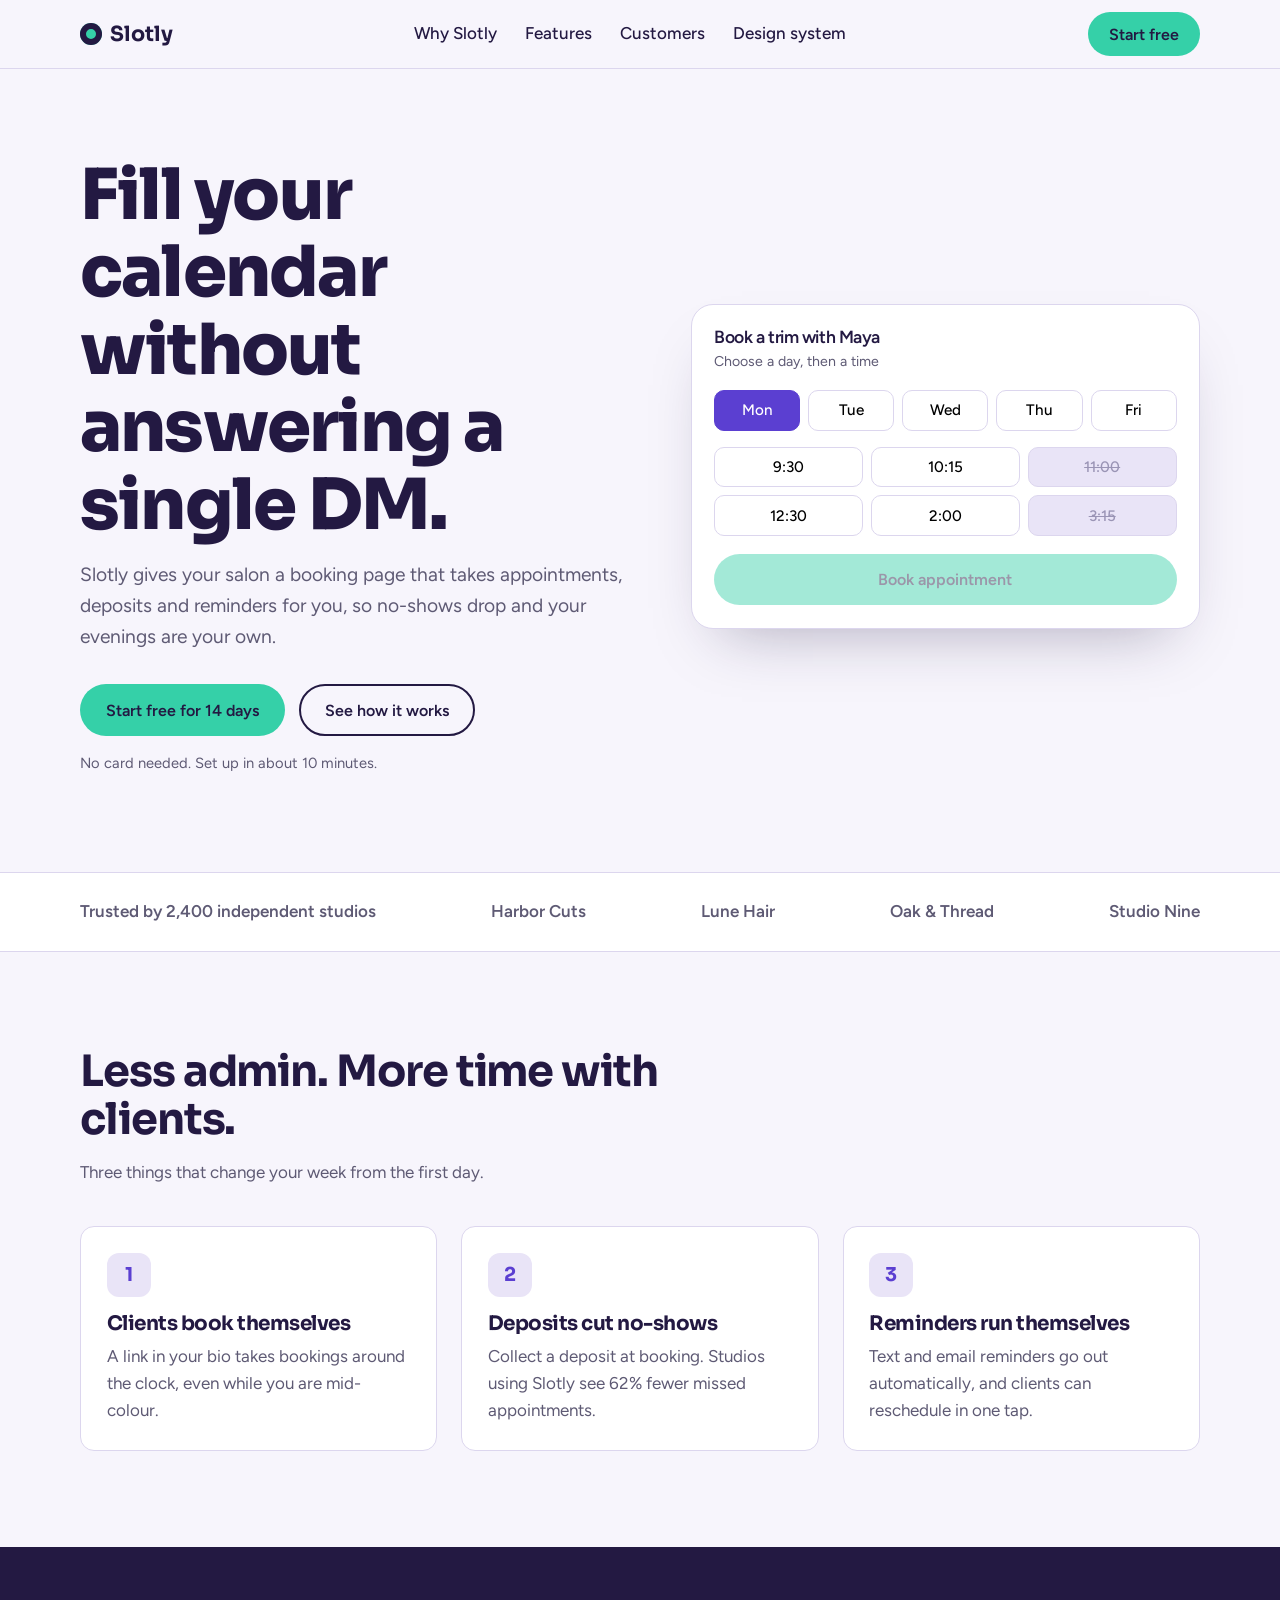
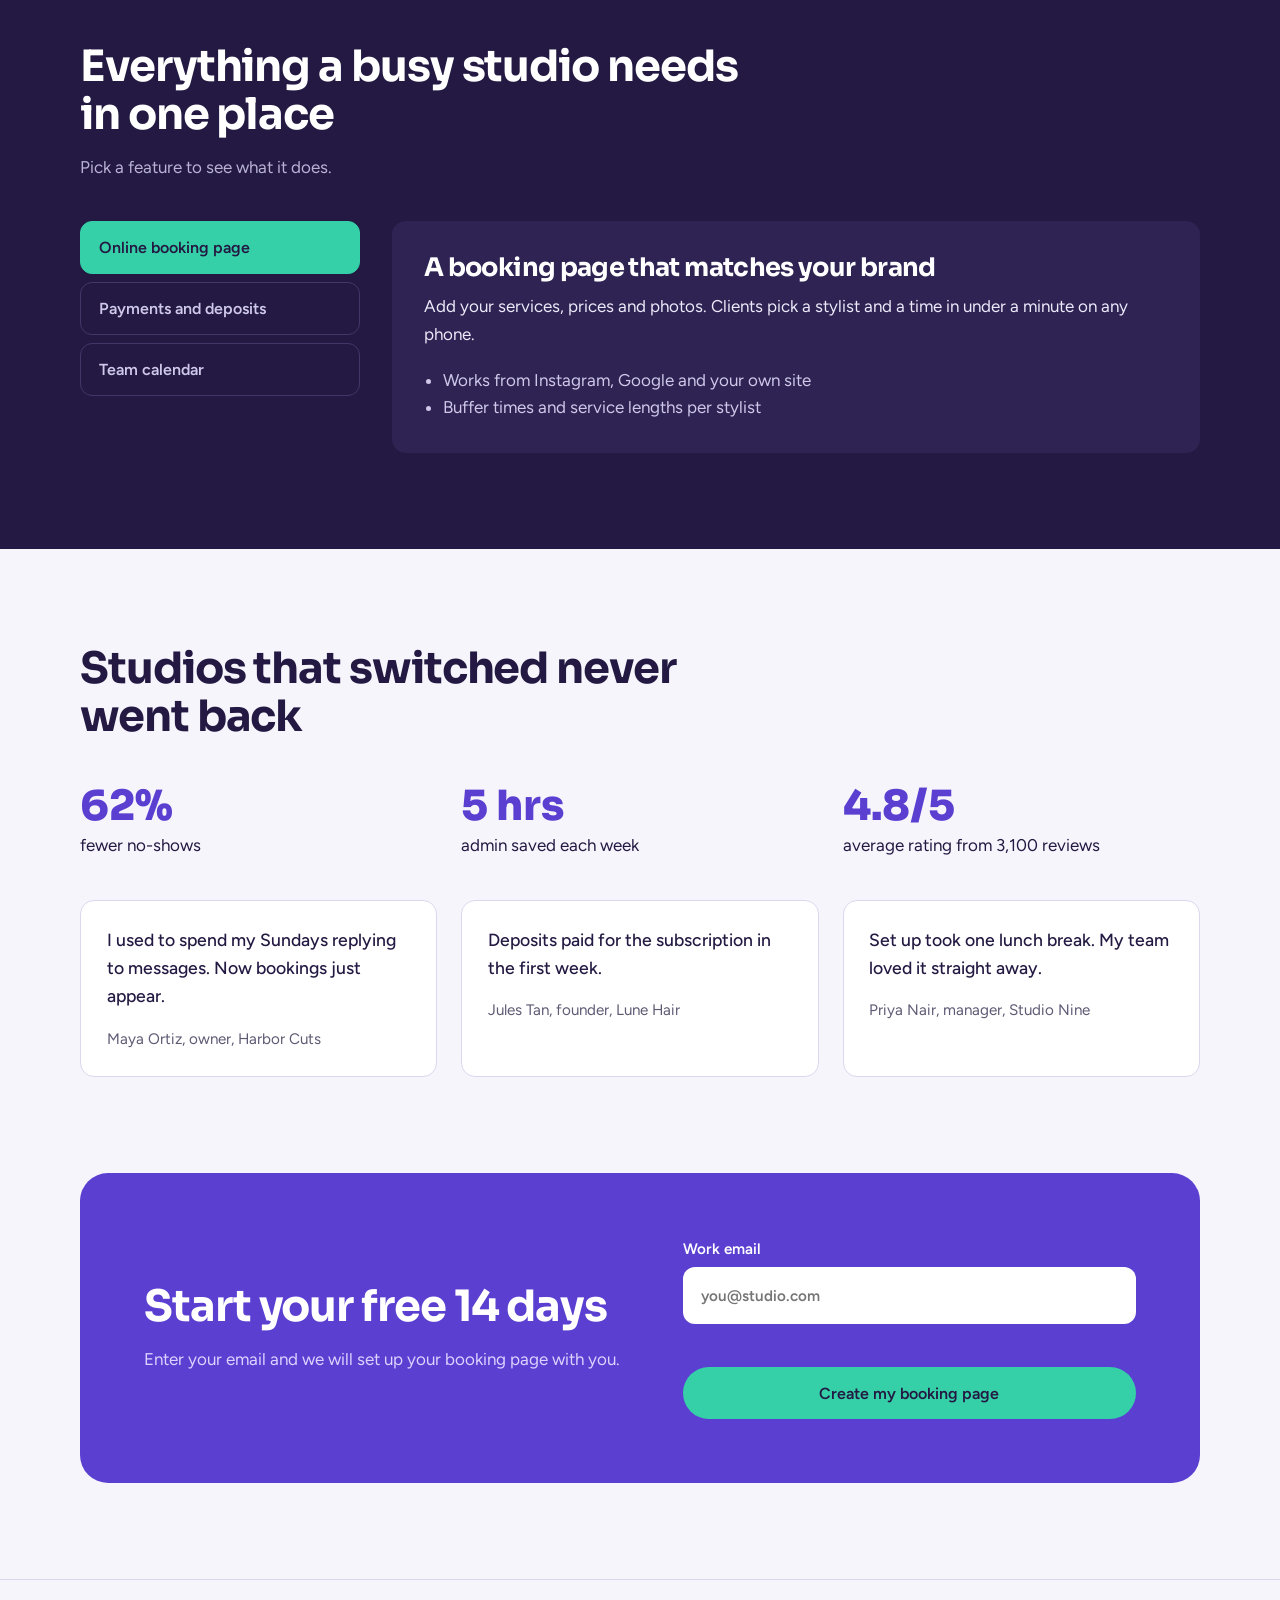
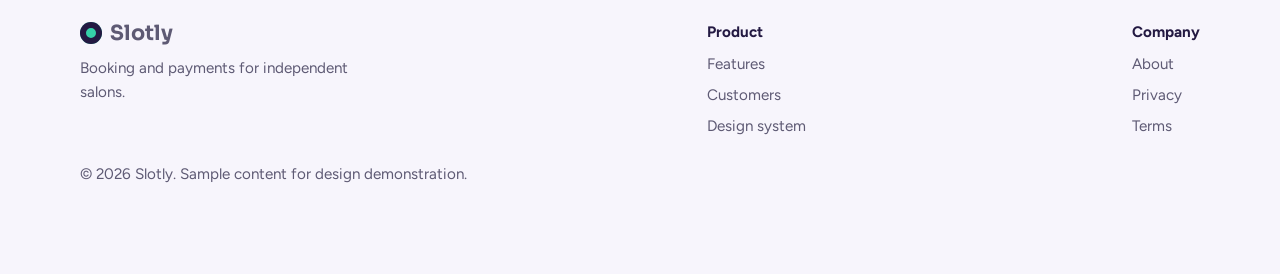
<file: index.html>
<!DOCTYPE html>
<html lang="en">
<head>
<meta charset="utf-8"><meta name="viewport" content="width=device-width, initial-scale=1">
<title>Slotly | Online booking and payments for independent salons</title>
<meta name="description" content="Slotly lets clients book and pay online while you stay focused on the chair. Start free for 14 days.">
<link rel="icon" href="assets/favicon.svg" type="image/svg+xml">
<link rel="preconnect" href="https://fonts.googleapis.com"><link rel="preconnect" href="https://fonts.gstatic.com" crossorigin>
<link href="https://fonts.googleapis.com/css2?family=Figtree:wght@400;500;600&family=Sora:wght@600;700;800&display=swap" rel="stylesheet">
<link rel="stylesheet" href="css/style.css">
</head>
<body>
<header><div class="wrap">
<a class="logo" href="#top"><i></i>Slotly</a>
<button class="menu-btn" aria-expanded="false" aria-controls="nav">Menu</button>
<nav id="nav" aria-label="Main"><ul><li><a href="#value">Why Slotly</a></li><li><a href="#features">Features</a></li><li><a href="#proof">Customers</a></li><li><a href="design-system.html">Design system</a></li></ul></nav>
<a class="btn btn-primary nav-cta" href="#start">Start free</a>
</div></header>
<main id="top">
<section class="hero"><div class="wrap">
<div>
<h1>Fill your calendar without answering a single DM.</h1>
<p class="sub">Slotly gives your salon a booking page that takes appointments, deposits and reminders for you, so no-shows drop and your evenings are your own.</p>
<div class="cta-row"><a class="btn btn-primary" href="#start">Start free for 14 days</a><a class="btn btn-ghost" href="#features">See how it works</a></div>
<p class="note">No card needed. Set up in about 10 minutes.</p>
</div>
<div class="mock" aria-label="Interactive booking preview">
<h3>Book a trim with Maya</h3><small>Choose a day, then a time</small>
<div class="days" role="group" aria-label="Day">
<button aria-pressed="true" data-day="Mon">Mon</button><button aria-pressed="false" data-day="Tue">Tue</button><button aria-pressed="false" data-day="Wed">Wed</button><button aria-pressed="false" data-day="Thu">Thu</button><button aria-pressed="false" data-day="Fri">Fri</button></div>
<div class="slots" role="group" aria-label="Time">
<button aria-pressed="false">9:30</button><button aria-pressed="false">10:15</button><button disabled>11:00</button><button aria-pressed="false">12:30</button><button aria-pressed="false">2:00</button><button disabled>3:15</button></div>
<button class="btn btn-primary" id="book" disabled>Book appointment</button>
<div id="toast" role="status"></div>
</div>
</div></section>

<div class="trust"><div class="wrap"><span>Trusted by 2,400 independent studios</span><span>Harbor Cuts</span><span>Lune Hair</span><span>Oak &amp; Thread</span><span>Studio Nine</span></div></div>

<section id="value"><div class="wrap">
<h2>Less admin. More time with clients.</h2>
<p class="sub">Three things that change your week from the first day.</p>
<div class="value-grid">
<div class="v"><b>1</b><h3>Clients book themselves</h3><p>A link in your bio takes bookings around the clock, even while you are mid-colour.</p></div>
<div class="v"><b>2</b><h3>Deposits cut no-shows</h3><p>Collect a deposit at booking. Studios using Slotly see 62% fewer missed appointments.</p></div>
<div class="v"><b>3</b><h3>Reminders run themselves</h3><p>Text and email reminders go out automatically, and clients can reschedule in one tap.</p></div>
</div></div></section>

<section id="features" class="features"><div class="wrap">
<h2>Everything a busy studio needs in one place</h2>
<p class="sub">Pick a feature to see what it does.</p>
<div class="tabs">
<div role="tablist" aria-label="Features" aria-orientation="vertical">
<button role="tab" id="t1" aria-controls="p1" aria-selected="true">Online booking page</button>
<button role="tab" id="t2" aria-controls="p2" aria-selected="false" tabindex="-1">Payments and deposits</button>
<button role="tab" id="t3" aria-controls="p3" aria-selected="false" tabindex="-1">Team calendar</button>
</div>
<div>
<div role="tabpanel" id="p1" aria-labelledby="t1"><h3>A booking page that matches your brand</h3><p>Add your services, prices and photos. Clients pick a stylist and a time in under a minute on any phone.</p><ul><li>Works from Instagram, Google and your own site</li><li>Buffer times and service lengths per stylist</li></ul></div>
<div role="tabpanel" id="p2" aria-labelledby="t2" hidden><h3>Get paid before the appointment</h3><p>Take a deposit or full payment when the client books, and pay out to your bank in two days.</p><ul><li>Cards, Apple Pay and Google Pay</li><li>Automatic refunds under your cancellation policy</li></ul></div>
<div role="tabpanel" id="p3" aria-labelledby="t3" hidden><h3>One calendar for the whole team</h3><p>See every chair at a glance, move appointments by dragging, and give each stylist their own view.</p><ul><li>Time off and breaks that block bookings</li><li>Daily summary sent to each stylist</li></ul></div>
</div></div>
</div></section>

<section id="proof"><div class="wrap">
<h2>Studios that switched never went back</h2>
<div class="stats"><div><b>62%</b>fewer no-shows</div><div><b>5 hrs</b>admin saved each week</div><div><b>4.8/5</b>average rating from 3,100 reviews</div></div>
<div class="quotes">
<blockquote><p>I used to spend my Sundays replying to messages. Now bookings just appear.</p><footer>Maya Ortiz, owner, Harbor Cuts</footer></blockquote>
<blockquote><p>Deposits paid for the subscription in the first week.</p><footer>Jules Tan, founder, Lune Hair</footer></blockquote>
<blockquote><p>Set up took one lunch break. My team loved it straight away.</p><footer>Priya Nair, manager, Studio Nine</footer></blockquote>
</div></div></section>

<section id="start" class="cta"><div class="wrap"><div class="cta-box">
<div><h2>Start your free 14 days</h2><p class="sub">Enter your email and we will set up your booking page with you.</p></div>
<div>
<form id="lead" novalidate><label for="email">Work email<input id="email" name="email" type="email" autocomplete="email" placeholder="you@studio.com" aria-describedby="email-err"></label><span class="err" id="email-err" aria-live="polite"></span>
<button class="btn btn-primary" type="submit">Create my booking page</button></form>
<p id="ok" role="status">You are in. Check your inbox for a link to finish setup.</p>
</div></div></div></section>
</main>
<footer class="foot"><div class="wrap">
<div><a class="logo" href="#top"><i></i>Slotly</a><p style="margin-top:.6rem;max-width:30ch">Booking and payments for independent salons.</p></div>
<div><h4>Product</h4><ul><li><a href="#features">Features</a></li><li><a href="#proof">Customers</a></li><li><a href="design-system.html">Design system</a></li></ul></div>
<div><h4>Company</h4><ul><li><a href="#">About</a></li><li><a href="#">Privacy</a></li><li><a href="#">Terms</a></li></ul></div>
<p style="width:100%">&copy; 2026 Slotly. Sample content for design demonstration.</p>
</div></footer>
<div class="sticky"><a class="btn btn-primary" href="#start">Start free for 14 days</a></div>
<script src="js/main.js" defer></script>
</body></html>
</file>
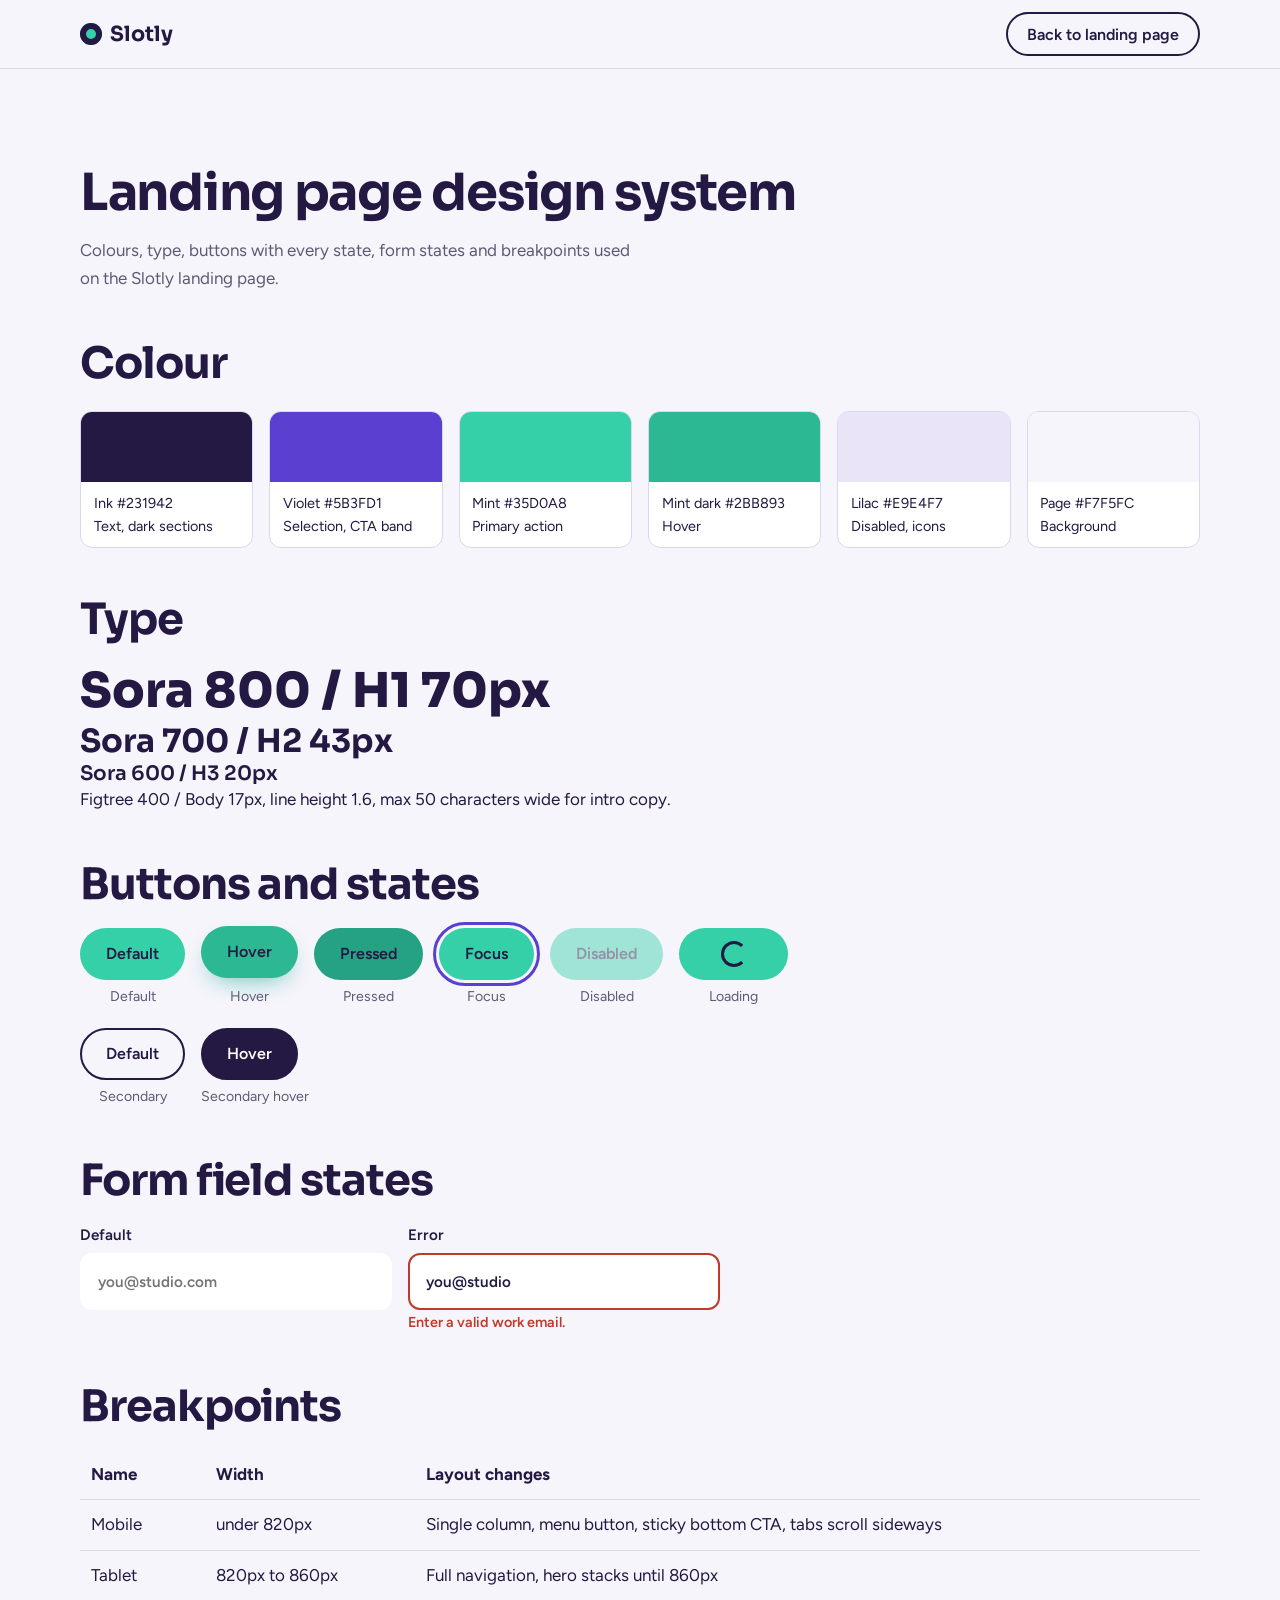
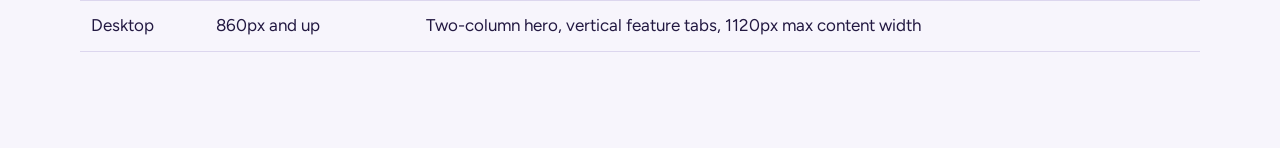
<file: design-system.html>
<!DOCTYPE html>
<html lang="en"><head><meta charset="utf-8"><meta name="viewport" content="width=device-width, initial-scale=1">
<title>Slotly design system</title><link rel="icon" href="assets/favicon.svg">
<link href="https://fonts.googleapis.com/css2?family=Figtree:wght@400;500;600&family=Sora:wght@600;700;800&display=swap" rel="stylesheet">
<link rel="stylesheet" href="css/style.css"></head>
<body><header><div class="wrap"><a class="logo" href="index.html"><i></i>Slotly</a><a class="btn btn-ghost nav-cta" style="display:inline-flex" href="index.html">Back to landing page</a></div></header>
<main><section><div class="wrap">
<h1 style="font-size:clamp(2rem,5vw,3.2rem)">Landing page design system</h1>
<p class="sub">Colours, type, buttons with every state, form states and breakpoints used on the Slotly landing page.</p>

<h2 style="margin-top:3rem">Colour</h2>
<div class="ds-grid">
<div class="sw"><i style="background:#231942"></i><span>Ink #231942<br>Text, dark sections</span></div>
<div class="sw"><i style="background:#5B3FD1"></i><span>Violet #5B3FD1<br>Selection, CTA band</span></div>
<div class="sw"><i style="background:#35D0A8"></i><span>Mint #35D0A8<br>Primary action</span></div>
<div class="sw"><i style="background:#2BB893"></i><span>Mint dark #2BB893<br>Hover</span></div>
<div class="sw"><i style="background:#E9E4F7"></i><span>Lilac #E9E4F7<br>Disabled, icons</span></div>
<div class="sw"><i style="background:#F7F5FC"></i><span>Page #F7F5FC<br>Background</span></div></div>

<h2 style="margin-top:3rem">Type</h2>
<p style="font:800 3rem var(--display);margin-top:1rem">Sora 800 / H1 70px</p>
<p style="font:700 2rem var(--display)">Sora 700 / H2 43px</p>
<p style="font:600 1.25rem var(--display)">Sora 600 / H3 20px</p>
<p>Figtree 400 / Body 17px, line height 1.6, max 50 characters wide for intro copy.</p>

<h2 style="margin-top:3rem">Buttons and states</h2>
<div class="row">
<div><button class="btn btn-primary">Default</button><small>Default</small></div>
<div><button class="btn btn-primary is-hover">Hover</button><small>Hover</small></div>
<div><button class="btn btn-primary is-active">Pressed</button><small>Pressed</small></div>
<div><button class="btn btn-primary is-focus">Focus</button><small>Focus</small></div>
<div><button class="btn btn-primary" disabled>Disabled</button><small>Disabled</small></div>
<div><button class="btn btn-primary loading">Loading</button><small>Loading</small></div></div>
<div class="row">
<div><button class="btn btn-ghost">Default</button><small>Secondary</small></div>
<div><button class="btn btn-ghost is-hover">Hover</button><small>Secondary hover</small></div></div>

<h2 style="margin-top:3rem">Form field states</h2>
<div class="row" style="align-items:flex-start;max-width:640px">
<label style="flex:1;min-width:220px">Default<input placeholder="you@studio.com"></label>
<label style="flex:1;min-width:220px">Error<input aria-invalid="true" style="border-color:#C0392B" value="you@studio"><span style="color:#C0392B;font-size:.9rem">Enter a valid work email.</span></label></div>

<h2 style="margin-top:3rem">Breakpoints</h2>
<table class="bp"><tr><th>Name</th><th>Width</th><th>Layout changes</th></tr>
<tr><td>Mobile</td><td>under 820px</td><td>Single column, menu button, sticky bottom CTA, tabs scroll sideways</td></tr>
<tr><td>Tablet</td><td>820px to 860px</td><td>Full navigation, hero stacks until 860px</td></tr>
<tr><td>Desktop</td><td>860px and up</td><td>Two-column hero, vertical feature tabs, 1120px max content width</td></tr></table>
</div></section></main></body></html>
</file>
<file: css/style.css>
:root{--ink:#231942;--violet:#5B3FD1;--lilac:#E9E4F7;--bg:#F7F5FC;--mint:#35D0A8;--mint-d:#2BB893;--muted:#5E5A74;--line:#DCD6EE;--white:#fff;--err:#C0392B;
--display:"Sora","Segoe UI",Arial,sans-serif;--body:"Figtree","Segoe UI",Arial,sans-serif;--r:14px}
*{box-sizing:border-box}html{scroll-behavior:smooth}
body{margin:0;background:var(--bg);color:var(--ink);font:400 1.0625rem/1.6 var(--body);-webkit-font-smoothing:antialiased}
h1,h2,h3{font-family:var(--display);margin:0;line-height:1.1;letter-spacing:-.025em}
p{margin:0}a{color:inherit}
:focus-visible{outline:3px solid var(--violet);outline-offset:3px}
.wrap{width:min(1120px,100% - 2.5rem);margin-inline:auto}
section{padding:clamp(3.5rem,8vw,6rem) 0}
h2{font-size:clamp(1.8rem,4vw,2.7rem);font-weight:700;max-width:20ch}
.sub{color:var(--muted);max-width:50ch;margin-top:1rem}

.btn{display:inline-flex;align-items:center;justify-content:center;gap:.5rem;font:600 1rem var(--body);padding:.9rem 1.5rem;border-radius:999px;border:2px solid transparent;cursor:pointer;text-decoration:none;transition:background .15s,transform .15s,box-shadow .15s;min-height:48px}
.btn-primary{background:var(--mint);color:var(--ink)}
.btn-primary:hover,.btn-primary.is-hover{background:var(--mint-d);transform:translateY(-2px);box-shadow:0 10px 24px -10px rgba(43,184,147,.8)}
.btn-primary:active,.btn-primary.is-active{transform:translateY(0);box-shadow:none;background:#25a283}
.btn-ghost{background:transparent;border-color:var(--ink);color:var(--ink)}
.btn-ghost:hover,.btn-ghost.is-hover{background:var(--ink);color:#fff}
.btn:disabled,.btn.is-disabled{opacity:.45;cursor:not-allowed;transform:none;box-shadow:none}
.btn.is-focus{outline:3px solid var(--violet);outline-offset:3px}
.btn.loading{pointer-events:none;color:transparent;position:relative}
.btn.loading::after{content:"";position:absolute;width:20px;height:20px;border:3px solid var(--ink);border-right-color:transparent;border-radius:50%;animation:spin .7s linear infinite}
@keyframes spin{to{transform:rotate(360deg)}}

header{position:sticky;top:0;z-index:20;background:rgba(247,245,252,.92);backdrop-filter:blur(8px);border-bottom:1px solid var(--line)}
header .wrap{display:flex;align-items:center;justify-content:space-between;height:68px;gap:1rem}
.logo{font:700 1.3rem var(--display);text-decoration:none;display:flex;align-items:center;gap:.5rem}
.logo i{width:22px;height:22px;border-radius:50%;background:var(--mint);box-shadow:inset 0 0 0 6px var(--ink)}
nav ul{display:flex;gap:1.75rem;list-style:none;margin:0;padding:0}
nav a{text-decoration:none;font-weight:500;padding:.5rem 0;border-bottom:2px solid transparent}nav a:hover{border-color:var(--mint)}
.menu-btn{display:none;background:none;border:1px solid var(--line);border-radius:10px;padding:.55rem .9rem;font:inherit;cursor:pointer}
.nav-cta{padding:.6rem 1.2rem;min-height:44px}
@media(max-width:820px){.menu-btn{display:block}.nav-cta{display:none}
nav{position:absolute;top:68px;left:0;right:0;background:var(--bg);border-bottom:1px solid var(--line);display:none}nav.open{display:block}
nav ul{flex-direction:column;gap:0;padding:.5rem 1.25rem 1rem}nav a{display:block;padding:.8rem 0}}

.hero{padding-top:clamp(3rem,7vw,5.5rem)}
.hero .wrap{display:grid;grid-template-columns:1.05fr .95fr;gap:3rem;align-items:center}
.hero h1{font-size:clamp(2.4rem,6vw,4.4rem);font-weight:800}
.hero .sub{font-size:1.2rem}
.cta-row{display:flex;gap:.9rem;flex-wrap:wrap;margin-top:2rem}
.note{margin-top:1rem;font-size:.92rem;color:var(--muted)}
.mock{background:var(--white);border:1px solid var(--line);border-radius:22px;padding:1.4rem;box-shadow:0 30px 60px -30px rgba(35,25,66,.35)}
.mock h3{font-size:1.1rem;font-family:var(--body);font-weight:600}.mock small{color:var(--muted)}
.days{display:grid;grid-template-columns:repeat(5,1fr);gap:.5rem;margin:1rem 0}
.days button,.slots button{font:500 .95rem var(--body);border:1px solid var(--line);background:#fff;border-radius:10px;padding:.65rem .2rem;cursor:pointer;transition:all .15s}
.days button:hover,.slots button:hover{border-color:var(--violet)}
.days button[aria-pressed=true],.slots button[aria-pressed=true]{background:var(--violet);color:#fff;border-color:var(--violet)}
.slots{display:grid;grid-template-columns:repeat(3,1fr);gap:.5rem}
.slots button:disabled{background:var(--lilac);color:#9A94B5;text-decoration:line-through;cursor:not-allowed}
.mock .btn{width:100%;margin-top:1.1rem}
#toast{margin-top:.9rem;padding:.8rem 1rem;border-radius:10px;background:#DDF7EF;color:#0F5A47;font-weight:500;display:none}
@media(max-width:860px){.hero .wrap{grid-template-columns:1fr}}

.trust{padding:1.6rem 0;border-block:1px solid var(--line);background:var(--white)}
.trust .wrap{display:flex;flex-wrap:wrap;gap:1rem 2.5rem;justify-content:space-between;align-items:center;color:var(--muted);font-weight:600}

.value-grid{display:grid;grid-template-columns:repeat(auto-fit,minmax(260px,1fr));gap:1.5rem;margin-top:2.5rem}
.v{background:var(--white);border:1px solid var(--line);border-radius:var(--r);padding:1.6rem}
.v b{display:grid;place-items:center;width:44px;height:44px;border-radius:12px;background:var(--lilac);color:var(--violet);font:700 1.2rem var(--display);margin-bottom:1rem}
.v h3{font-size:1.25rem;margin-bottom:.5rem}.v p{color:var(--muted)}

.features{background:var(--ink);color:#EDE9FA}
.features h2{color:#fff}.features .sub{color:#B9B2D6}
.tabs{display:grid;grid-template-columns:280px 1fr;gap:2rem;margin-top:2.5rem}
[role=tablist]{display:flex;flex-direction:column;gap:.5rem}
[role=tab]{text-align:left;font:600 1rem var(--body);background:transparent;color:#CFC8EA;border:1px solid #433769;border-radius:12px;padding:1rem 1.1rem;cursor:pointer;transition:all .15s}
[role=tab]:hover{border-color:var(--mint)}
[role=tab][aria-selected=true]{background:var(--mint);color:var(--ink);border-color:var(--mint)}
[role=tabpanel]{background:#2E2352;border-radius:var(--r);padding:2rem}
[role=tabpanel] h3{font-size:1.6rem;color:#fff;margin-bottom:.75rem}
[role=tabpanel] ul{margin:1.2rem 0 0;padding-left:1.2rem;color:#CFC8EA}
[role=tabpanel][hidden]{display:none}
.features :focus-visible{outline-color:var(--mint)}
@media(max-width:820px){.tabs{grid-template-columns:1fr}[role=tablist]{flex-direction:row;overflow-x:auto}[role=tab]{white-space:nowrap}}

.stats{display:grid;grid-template-columns:repeat(auto-fit,minmax(190px,1fr));gap:1.5rem;margin:2.5rem 0}
.stats b{display:block;font:800 2.6rem var(--display);color:var(--violet)}
.quotes{display:grid;grid-template-columns:repeat(auto-fit,minmax(280px,1fr));gap:1.5rem}
blockquote{margin:0;background:var(--white);border:1px solid var(--line);border-radius:var(--r);padding:1.6rem}
blockquote p{font-weight:500;font-size:1.1rem}blockquote footer{margin-top:1rem;color:var(--muted);font-size:.95rem}

.cta{padding-top:0}
.cta-box{background:var(--violet);color:#fff;border-radius:28px;padding:clamp(2rem,6vw,4rem);display:grid;grid-template-columns:1.1fr 1fr;gap:2.5rem;align-items:center}
.cta-box h2{color:#fff}.cta-box .sub{color:#DCD3FF}
form{display:grid;gap:.8rem}
label{font-weight:600;font-size:.95rem}
input{width:100%;font:inherit;padding:.9rem 1rem;border-radius:12px;border:2px solid transparent;background:#fff;color:var(--ink);margin-top:.35rem;min-height:48px}
input:hover{border-color:#CFC4FF}
input[aria-invalid=true]{border-color:#FF9C8F}
.err{color:#FFD3CC;font-size:.9rem;min-height:1.2em}
#ok{display:none;background:#DDF7EF;color:#0F5A47;border-radius:12px;padding:1.1rem;font-weight:600}
.cta-box :focus-visible{outline-color:#fff}
@media(max-width:820px){.cta-box{grid-template-columns:1fr}}

footer.foot{border-top:1px solid var(--line);padding:2.5rem 0 5.5rem;color:var(--muted);font-size:.95rem}
footer .wrap{display:flex;flex-wrap:wrap;gap:1.5rem 3rem;justify-content:space-between}
footer ul{list-style:none;padding:0;margin:.5rem 0 0;display:grid;gap:.4rem}footer a{text-decoration:none}footer a:hover{color:var(--violet);text-decoration:underline}
footer h4{margin:0;color:var(--ink)}

.sticky{position:fixed;left:0;right:0;bottom:0;padding:.75rem 1.25rem calc(.75rem + env(safe-area-inset-bottom,0px));background:rgba(255,255,255,.95);backdrop-filter:blur(8px);border-top:1px solid var(--line);transform:translateY(110%);transition:transform .3s;z-index:15;display:none}
.sticky.show{transform:none}.sticky .btn{width:100%}
@media(max-width:820px){.sticky{display:block}}

.ds-grid{display:grid;grid-template-columns:repeat(auto-fill,minmax(150px,1fr));gap:1rem;margin-top:1.5rem}
.sw{border-radius:12px;border:1px solid var(--line);overflow:hidden;background:#fff;font-size:.9rem}.sw i{display:block;height:70px}.sw span{display:block;padding:.6rem .8rem}
.row{display:flex;gap:1rem;flex-wrap:wrap;align-items:center;margin-top:1.2rem}
.row small{display:block;color:var(--muted);margin-top:.4rem;text-align:center}
.bp{width:100%;border-collapse:collapse;margin-top:1.2rem}.bp td,.bp th{border-bottom:1px solid var(--line);padding:.7rem;text-align:left}

@media(prefers-reduced-motion:reduce){*{animation:none!important;transition:none!important;scroll-behavior:auto}}
</file>
